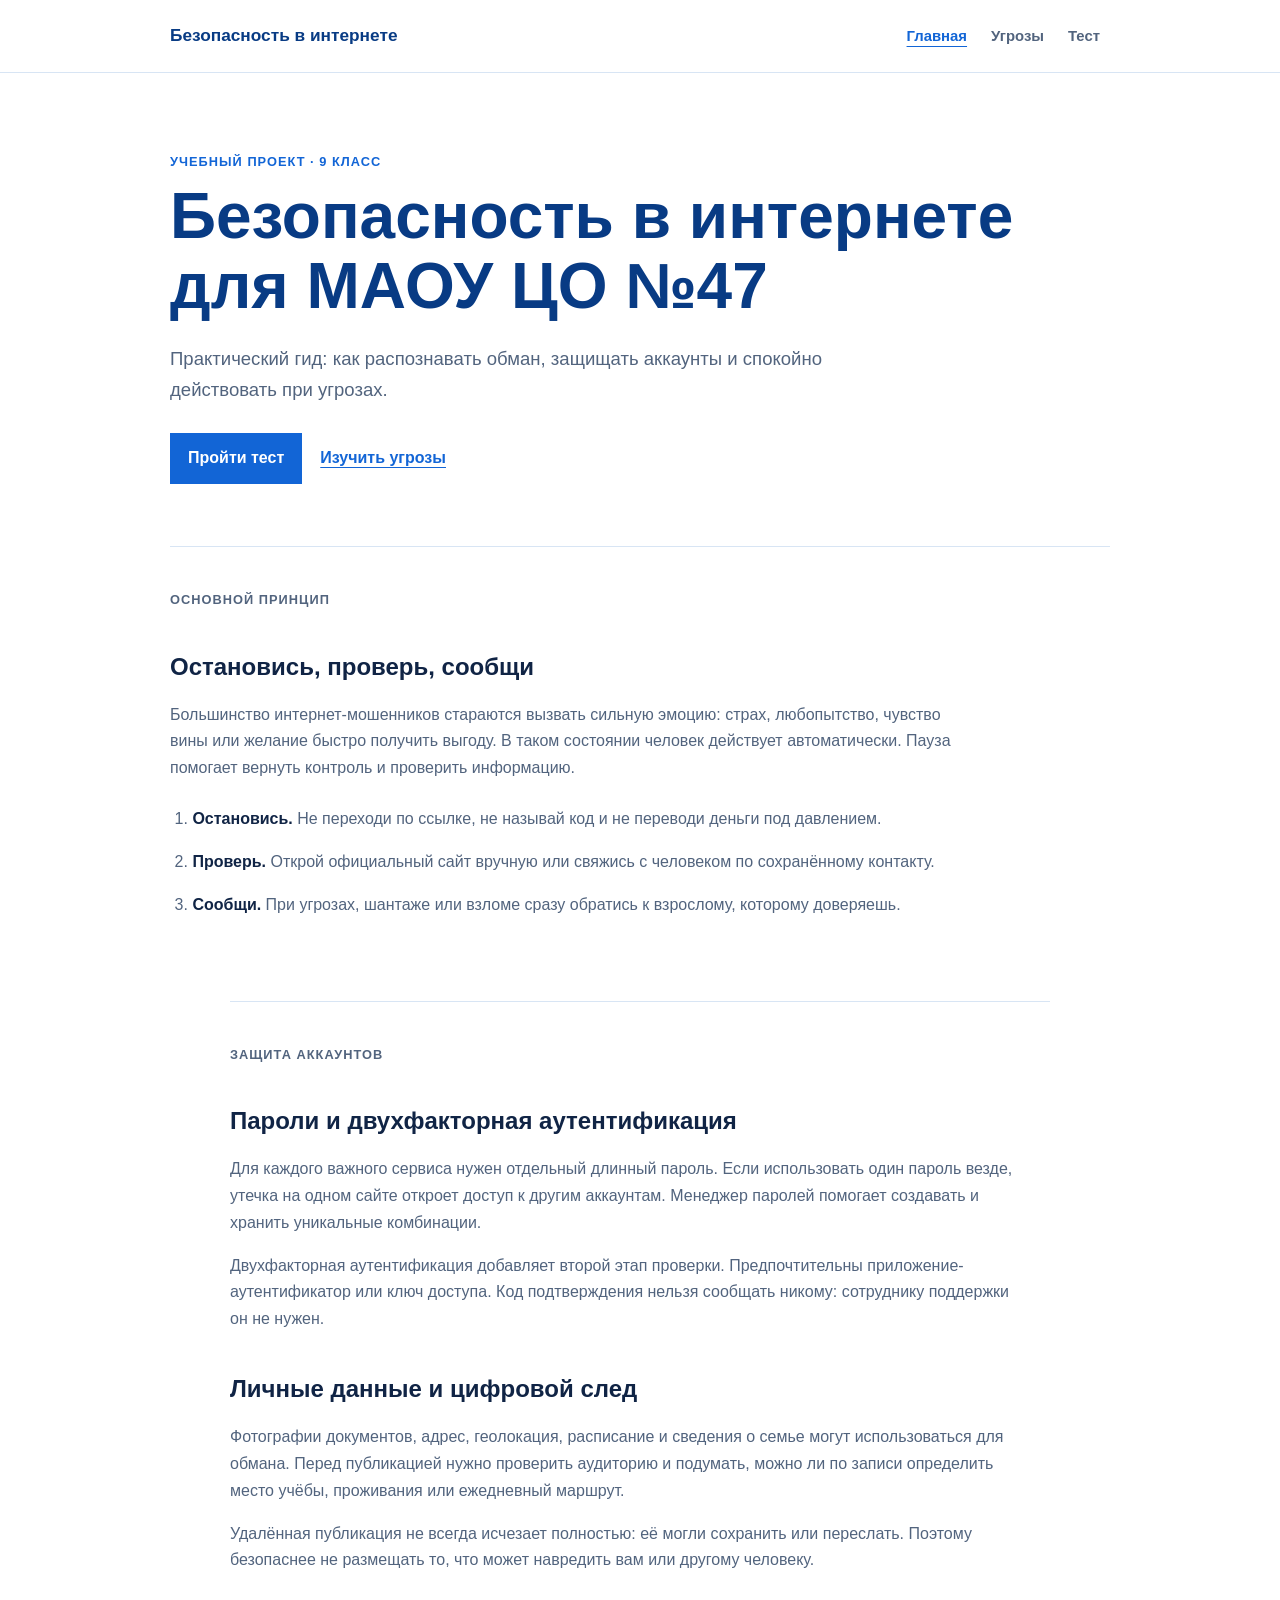
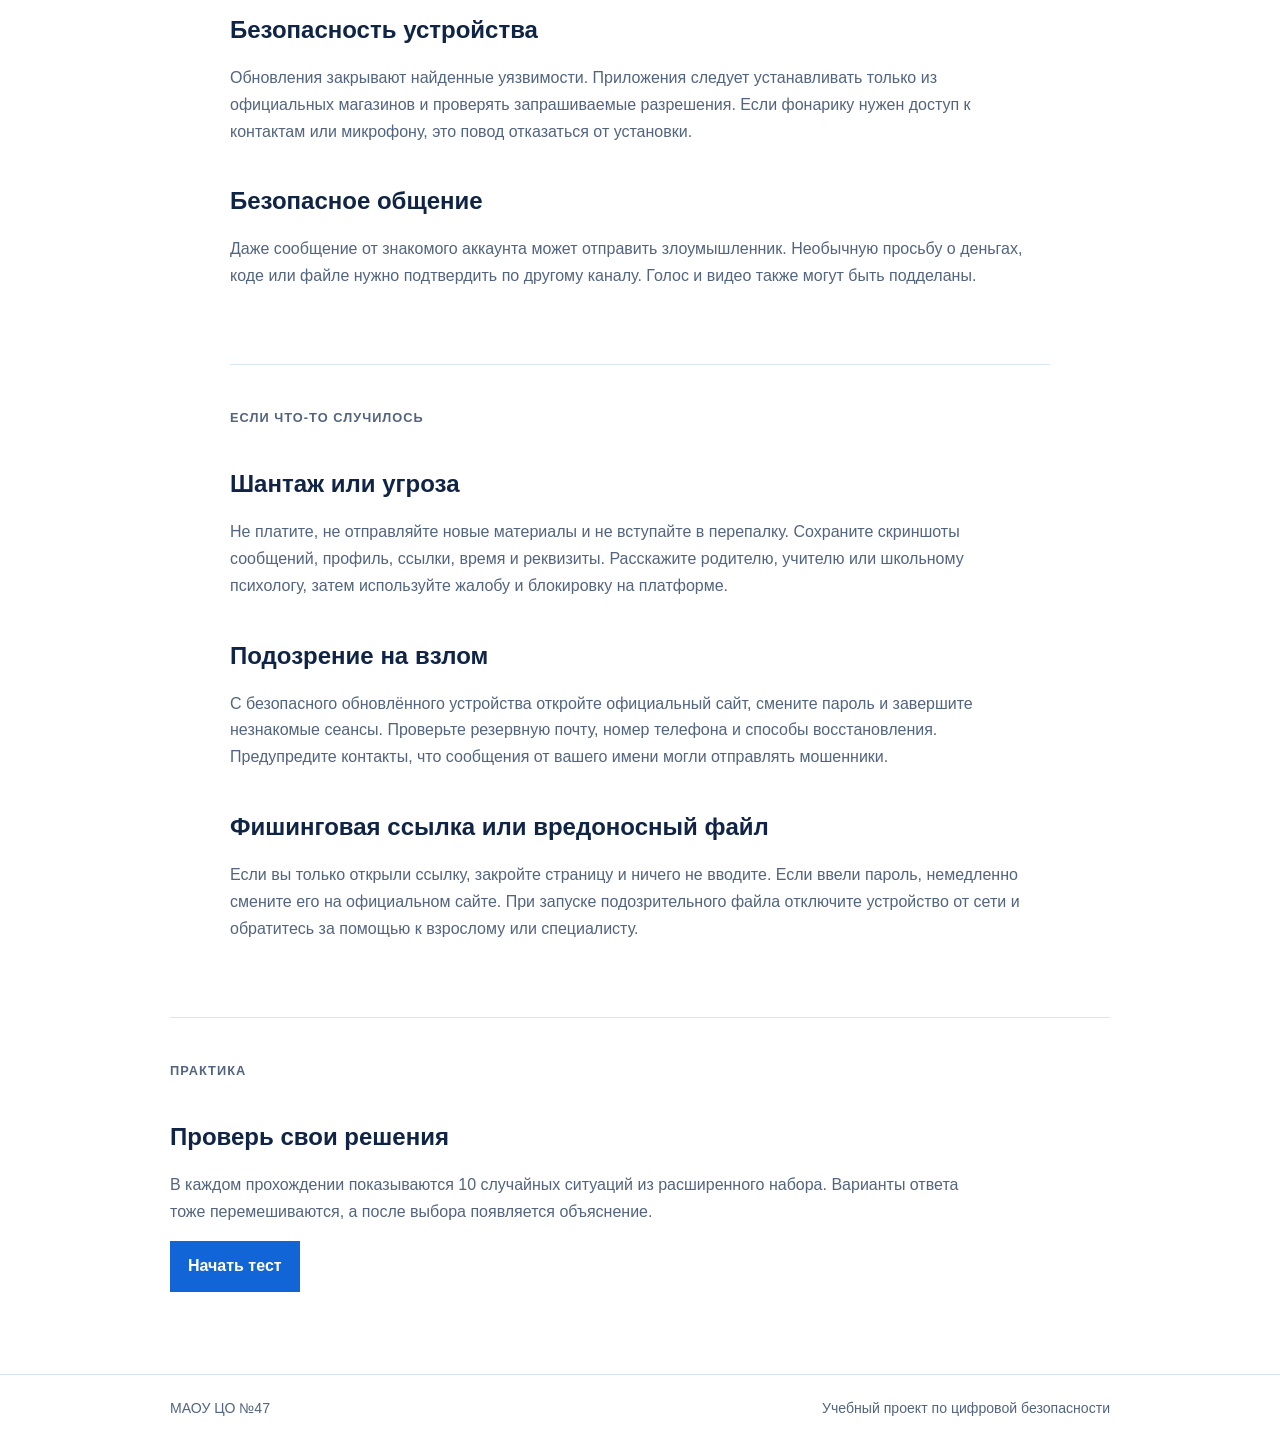
<file: index.html>
<!doctype html>
<html lang="ru">
<head>
  <meta charset="utf-8">
  <meta name="viewport" content="width=device-width, initial-scale=1">
  <meta name="description" content="Учебный сайт о безопасности в интернете для МАОУ ЦО №47.">
  <title>Безопасность в интернете — МАОУ ЦО №47</title>
  <link rel="stylesheet" href="assets/styles.css">
</head>
<body>
  <a class="skip-link" href="#main">Перейти к содержанию</a>
  <div class="mobile-edge mobile-edge-top" aria-hidden="true"></div>
  <header class="site-header">
    <div class="container nav-wrap">
      <a class="brand" href="index.html">Безопасность в интернете</a>
      <nav class="site-nav" aria-label="Основная навигация">
        <a class="active" href="index.html">Главная</a>
        <a href="threats.html">Угрозы</a>
        <a href="quiz.html">Тест</a>
      </nav>
    </div>
  </header>
  <main id="main">
    <section class="hero container">
      <p class="eyebrow">Учебный проект · 9 класс</p>
      <h1>Безопасность в интернете для МАОУ ЦО №47</h1>
      <p class="lead">Практический гид: как распознавать обман, защищать аккаунты и спокойно действовать при угрозах.</p>
      <div class="actions"><a class="button" href="quiz.html">Пройти тест</a><a class="text-link" href="threats.html">Изучить угрозы</a></div>
    </section>

    <section class="container section">
      <p class="eyebrow">Основной принцип</p>
      <h2>Остановись, проверь, сообщи</h2>
      <p>Большинство интернет-мошенников стараются вызвать сильную эмоцию: страх, любопытство, чувство вины или желание быстро получить выгоду. В таком состоянии человек действует автоматически. Пауза помогает вернуть контроль и проверить информацию.</p>
      <ol class="numbered-list">
        <li><strong>Остановись.</strong> Не переходи по ссылке, не называй код и не переводи деньги под давлением.</li>
        <li><strong>Проверь.</strong> Открой официальный сайт вручную или свяжись с человеком по сохранённому контакту.</li>
        <li><strong>Сообщи.</strong> При угрозах, шантаже или взломе сразу обратись к взрослому, которому доверяешь.</li>
      </ol>
    </section>

    <section class="container section theory">
      <p class="eyebrow">Защита аккаунтов</p>
      <h2>Пароли и двухфакторная аутентификация</h2>
      <p>Для каждого важного сервиса нужен отдельный длинный пароль. Если использовать один пароль везде, утечка на одном сайте откроет доступ к другим аккаунтам. Менеджер паролей помогает создавать и хранить уникальные комбинации.</p>
      <p>Двухфакторная аутентификация добавляет второй этап проверки. Предпочтительны приложение-аутентификатор или ключ доступа. Код подтверждения нельзя сообщать никому: сотруднику поддержки он не нужен.</p>

      <h2>Личные данные и цифровой след</h2>
      <p>Фотографии документов, адрес, геолокация, расписание и сведения о семье могут использоваться для обмана. Перед публикацией нужно проверить аудиторию и подумать, можно ли по записи определить место учёбы, проживания или ежедневный маршрут.</p>
      <p>Удалённая публикация не всегда исчезает полностью: её могли сохранить или переслать. Поэтому безопаснее не размещать то, что может навредить вам или другому человеку.</p>

      <h2>Безопасность устройства</h2>
      <p>Обновления закрывают найденные уязвимости. Приложения следует устанавливать только из официальных магазинов и проверять запрашиваемые разрешения. Если фонарику нужен доступ к контактам или микрофону, это повод отказаться от установки.</p>

      <h2>Безопасное общение</h2>
      <p>Даже сообщение от знакомого аккаунта может отправить злоумышленник. Необычную просьбу о деньгах, коде или файле нужно подтвердить по другому каналу. Голос и видео также могут быть подделаны.</p>
    </section>

    <section class="container section theory">
      <p class="eyebrow">Если что-то случилось</p>
      <h2>Шантаж или угроза</h2>
      <p>Не платите, не отправляйте новые материалы и не вступайте в перепалку. Сохраните скриншоты сообщений, профиль, ссылки, время и реквизиты. Расскажите родителю, учителю или школьному психологу, затем используйте жалобу и блокировку на платформе.</p>

      <h2>Подозрение на взлом</h2>
      <p>С безопасного обновлённого устройства откройте официальный сайт, смените пароль и завершите незнакомые сеансы. Проверьте резервную почту, номер телефона и способы восстановления. Предупредите контакты, что сообщения от вашего имени могли отправлять мошенники.</p>

      <h2>Фишинговая ссылка или вредоносный файл</h2>
      <p>Если вы только открыли ссылку, закройте страницу и ничего не вводите. Если ввели пароль, немедленно смените его на официальном сайте. При запуске подозрительного файла отключите устройство от сети и обратитесь за помощью к взрослому или специалисту.</p>
    </section>

    <section class="container section text-section">
      <p class="eyebrow">Практика</p>
      <h2>Проверь свои решения</h2>
      <p>В каждом прохождении показываются 10 случайных ситуаций из расширенного набора. Варианты ответа тоже перемешиваются, а после выбора появляется объяснение.</p>
      <a class="button" href="quiz.html">Начать тест</a>
    </section>
  </main>
  <footer class="site-footer"><div class="container"><span>МАОУ ЦО №47</span><span>Учебный проект по цифровой безопасности</span></div></footer>
  <nav class="mobile-bottom-nav mobile-edge" aria-label="Мобильная навигация"><a class="active" href="index.html">Главная</a><a href="threats.html">Угрозы</a><a href="quiz.html">Тест</a></nav>
  <script src="assets/site.js"></script>
</body>
</html>
</file>
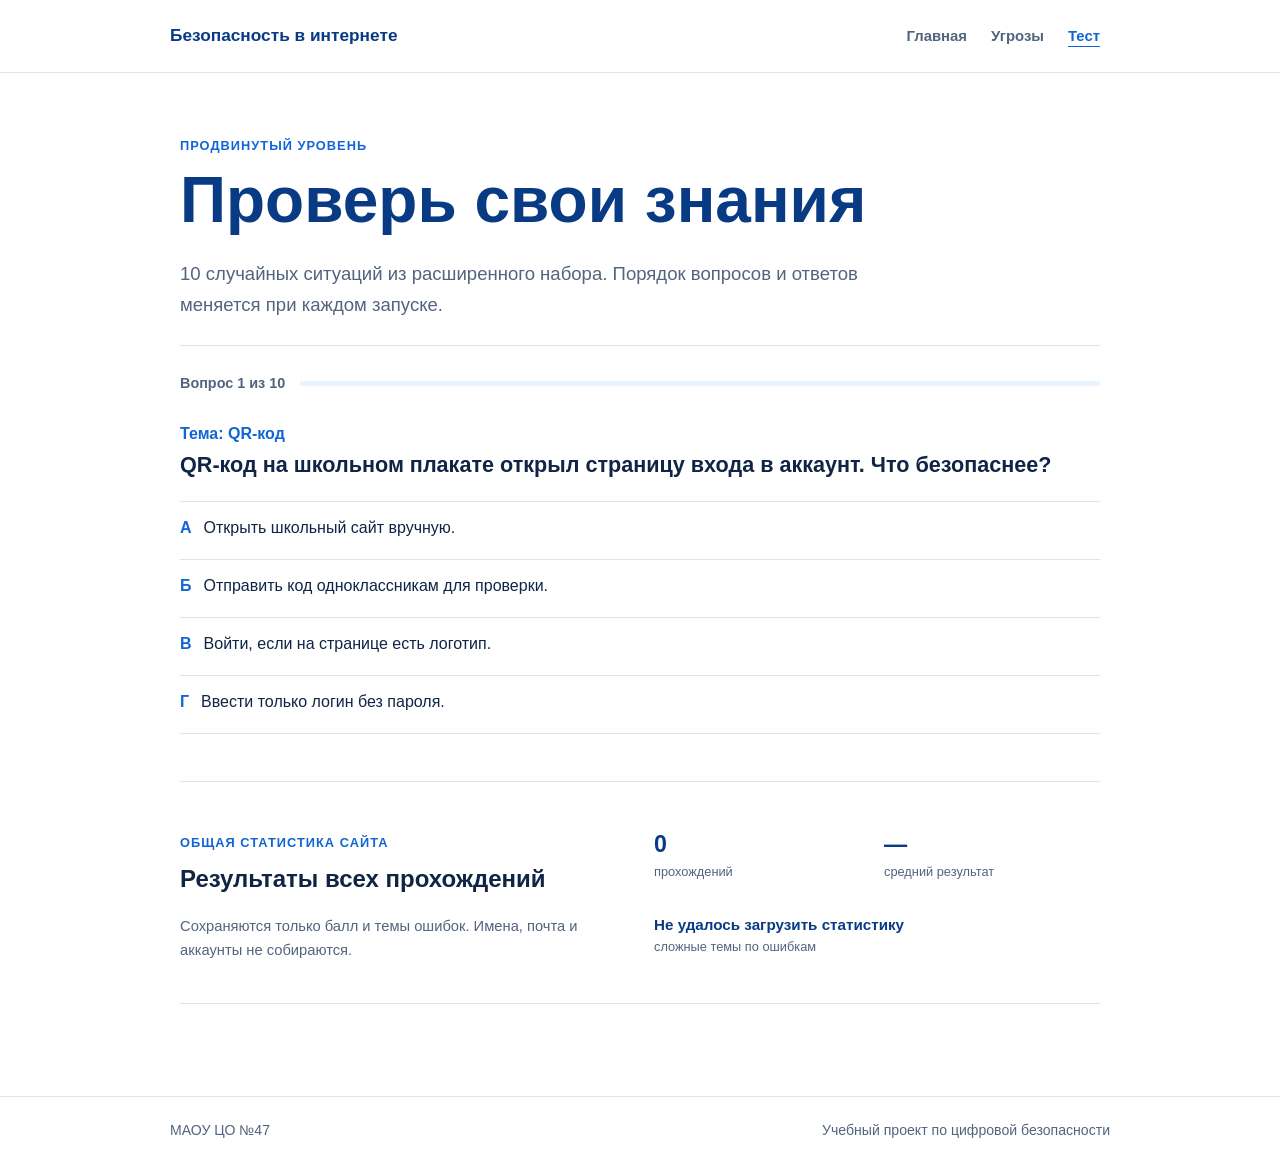
<file: quiz.html>
<!doctype html>
<html lang="ru">
<head><meta charset="utf-8"><meta name="viewport" content="width=device-width, initial-scale=1"><meta name="description" content="Тест по цифровой безопасности."><title>Проверь знания — МАОУ ЦО №47</title><link rel="stylesheet" href="assets/styles.css"></head>
<body>
  <a class="skip-link" href="#main">Перейти к содержанию</a><div class="mobile-edge mobile-edge-top" aria-hidden="true"></div>
  <header class="site-header"><div class="container nav-wrap"><a class="brand" href="index.html">Безопасность в интернете</a><nav class="site-nav" aria-label="Основная навигация"><a href="index.html">Главная</a><a href="threats.html">Угрозы</a><a class="active" href="quiz.html">Тест</a></nav></div></header>
  <main id="main" class="container page quiz-page"><p class="eyebrow">Продвинутый уровень</p><h1>Проверь свои знания</h1><p class="lead">10 случайных ситуаций из расширенного набора. Порядок вопросов и ответов меняется при каждом запуске.</p><section id="quiz" class="quiz-area" aria-live="polite"></section><section class="stats-section"><div><p class="eyebrow">Общая статистика сайта</p><h2>Результаты всех прохождений</h2><p class="stats-note">Сохраняются только балл и темы ошибок. Имена, почта и аккаунты не собираются.</p></div><div id="stats" class="stats-grid" aria-live="polite"></div></section></main>
  <dialog id="result-dialog" class="result-dialog" aria-labelledby="result-title"><div id="result-content"></div></dialog>
  <footer class="site-footer"><div class="container"><span>МАОУ ЦО №47</span><span>Учебный проект по цифровой безопасности</span></div></footer>
  <nav class="mobile-bottom-nav mobile-edge" aria-label="Мобильная навигация"><a href="index.html">Главная</a><a href="threats.html">Угрозы</a><a class="active" href="quiz.html">Тест</a></nav>
  <script src="assets/site.js"></script><script src="assets/supabase-config.js"></script><script src="assets/quiz.js"></script>
</body></html>
</file>
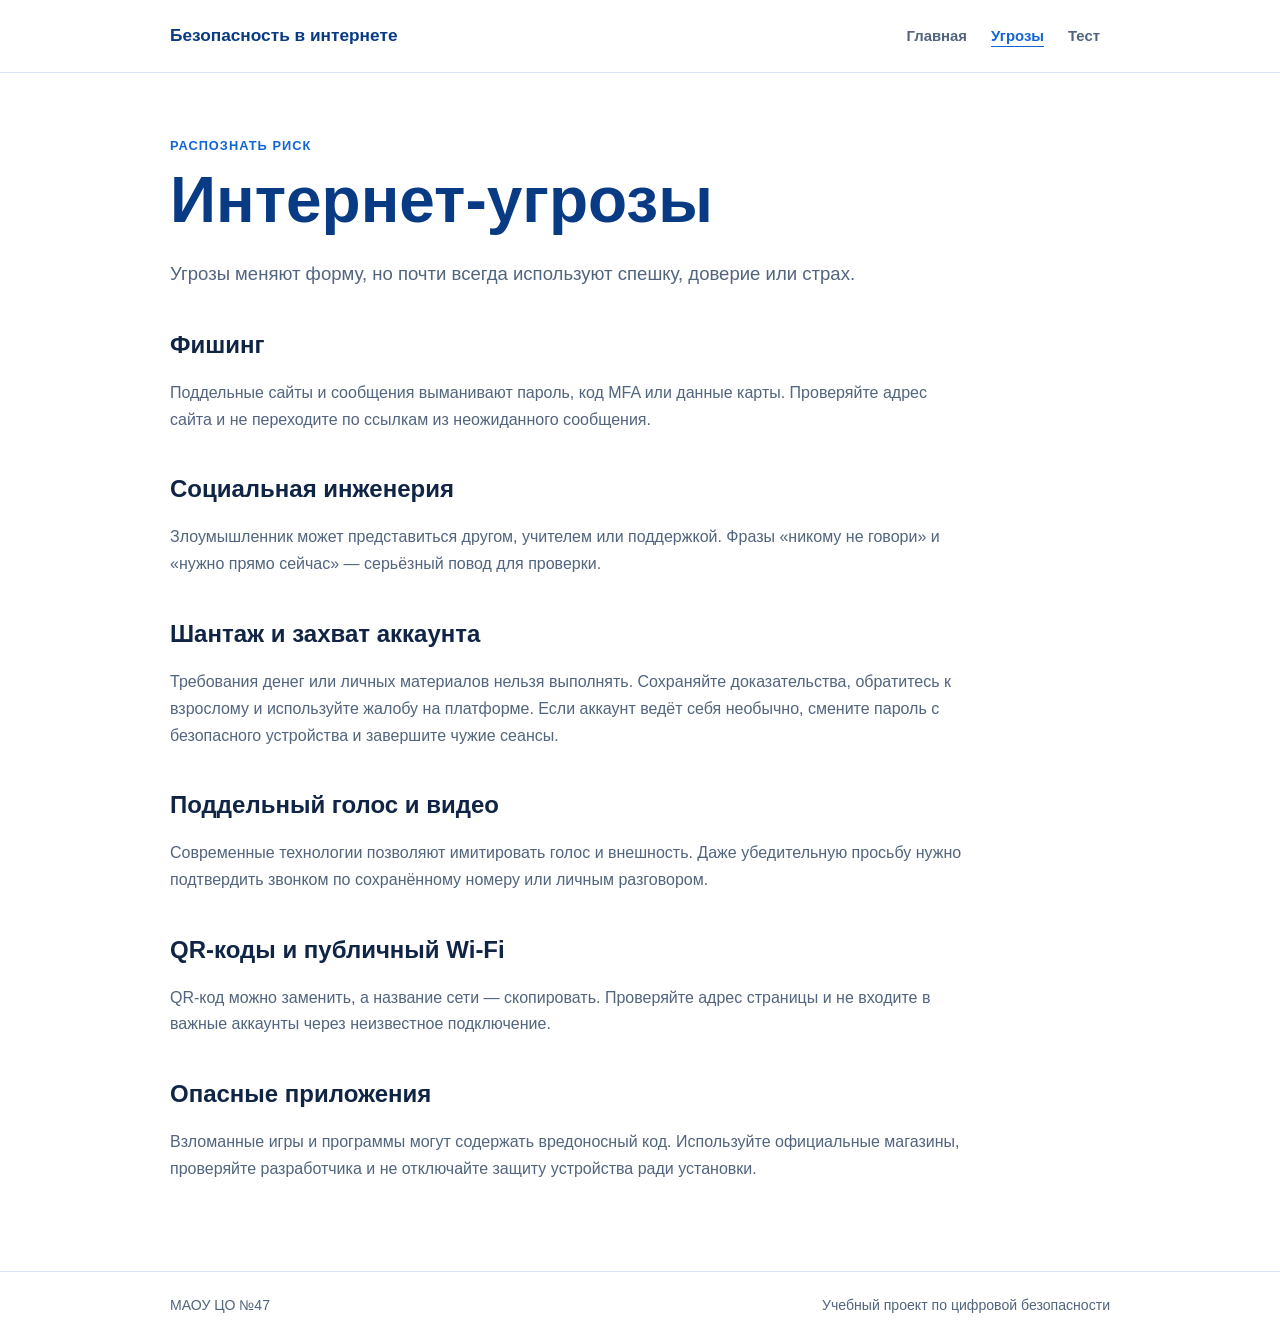
<file: threats.html>
<!doctype html>
<html lang="ru">
<head><meta charset="utf-8"><meta name="viewport" content="width=device-width, initial-scale=1"><meta name="description" content="Основные угрозы в интернете."><title>Интернет-угрозы — МАОУ ЦО №47</title><link rel="stylesheet" href="assets/styles.css"></head>
<body>
  <a class="skip-link" href="#main">Перейти к содержанию</a><div class="mobile-edge mobile-edge-top" aria-hidden="true"></div>
  <header class="site-header"><div class="container nav-wrap"><a class="brand" href="index.html">Безопасность в интернете</a><nav class="site-nav" aria-label="Основная навигация"><a href="index.html">Главная</a><a class="active" href="threats.html">Угрозы</a><a href="quiz.html">Тест</a></nav></div></header>
  <main id="main" class="container page"><p class="eyebrow">Распознать риск</p><h1>Интернет-угрозы</h1><p class="lead">Угрозы меняют форму, но почти всегда используют спешку, доверие или страх.</p>
    <section class="theory"><h2>Фишинг</h2><p>Поддельные сайты и сообщения выманивают пароль, код MFA или данные карты. Проверяйте адрес сайта и не переходите по ссылкам из неожиданного сообщения.</p><h2>Социальная инженерия</h2><p>Злоумышленник может представиться другом, учителем или поддержкой. Фразы «никому не говори» и «нужно прямо сейчас» — серьёзный повод для проверки.</p><h2>Шантаж и захват аккаунта</h2><p>Требования денег или личных материалов нельзя выполнять. Сохраняйте доказательства, обратитесь к взрослому и используйте жалобу на платформе. Если аккаунт ведёт себя необычно, смените пароль с безопасного устройства и завершите чужие сеансы.</p><h2>Поддельный голос и видео</h2><p>Современные технологии позволяют имитировать голос и внешность. Даже убедительную просьбу нужно подтвердить звонком по сохранённому номеру или личным разговором.</p><h2>QR-коды и публичный Wi‑Fi</h2><p>QR-код можно заменить, а название сети — скопировать. Проверяйте адрес страницы и не входите в важные аккаунты через неизвестное подключение.</p><h2>Опасные приложения</h2><p>Взломанные игры и программы могут содержать вредоносный код. Используйте официальные магазины, проверяйте разработчика и не отключайте защиту устройства ради установки.</p></section>
  </main>
  <footer class="site-footer"><div class="container"><span>МАОУ ЦО №47</span><span>Учебный проект по цифровой безопасности</span></div></footer>
  <nav class="mobile-bottom-nav mobile-edge" aria-label="Мобильная навигация"><a href="index.html">Главная</a><a class="active" href="threats.html">Угрозы</a><a href="quiz.html">Тест</a></nav>
  <script src="assets/site.js"></script>
</body></html>
</file>
<file: assets/styles.css>
:root{--blue:#1265d6;--deep:#083b84;--pale:#eaf4ff;--ink:#102445;--muted:#52647e;--line:#d8e5f4;--success:#087d56;--danger:#b43b4a}*{box-sizing:border-box}html{scroll-behavior:smooth}body{margin:0;background:#fff;color:var(--ink);font-family:Arial,sans-serif;line-height:1.68}.container{width:min(940px,calc(100% - 40px));margin:auto}.skip-link{position:absolute;left:-9999px}.skip-link:focus{left:16px;top:16px;padding:8px;background:#fff;z-index:10}.site-header{position:sticky;top:0;z-index:5;background:rgba(255,255,255,.96);border-bottom:1px solid var(--line);backdrop-filter:blur(12px)}.nav-wrap{display:flex;align-items:center;justify-content:space-between;gap:20px;min-height:72px}.brand{color:var(--deep);font-size:1.08rem;font-weight:800;text-decoration:none}.site-nav{display:flex;align-items:center;gap:4px}.site-nav a{padding:8px 10px;color:var(--muted);font-size:.93rem;font-weight:700;text-decoration:none}.site-nav a:hover,.site-nav .active{color:var(--blue);text-decoration:underline;text-underline-offset:5px}.hero{padding:78px 0 62px}.eyebrow{margin:0 0 10px;color:var(--blue);font-size:.8rem;font-weight:800;letter-spacing:.08em;text-transform:uppercase}.hero h1,.page h1{max-width:850px;margin:.1em 0 .35em;color:var(--deep);font-size:clamp(2.35rem,5vw,4.4rem);line-height:1.08}h2{margin-top:1.7em;line-height:1.25}h3{margin-bottom:.35em}.lead{max-width:760px;color:var(--muted);font-size:1.16rem}.actions{display:flex;align-items:center;flex-wrap:wrap;gap:18px;margin-top:28px}.button{display:inline-block;padding:11px 17px;border:1px solid var(--blue);background:var(--blue);color:#fff;font:inherit;font-weight:750;text-decoration:none;cursor:pointer}.button:hover{border-color:var(--deep);background:var(--deep)}.button-secondary{border-color:var(--line);background:#fff;color:var(--blue)}.text-link{color:var(--blue);font-weight:750;text-underline-offset:4px}.section{padding:42px 0 58px;border-top:1px solid var(--line)}.section>p,.theory p{max-width:800px;color:var(--muted)}.text-section{padding-bottom:82px}.page{padding:62px 0 72px}.theory{max-width:820px}.theory h2{font-size:1.5rem}.numbered-list{max-width:800px;padding-left:1.4rem}.numbered-list li{padding:8px 0;color:var(--muted)}.numbered-list strong{color:var(--ink)}.quiz-page{max-width:920px}.quiz-area{margin:25px 0;padding:25px 0;border-top:1px solid var(--line);border-bottom:1px solid var(--line)}.quiz-progress{display:flex;align-items:center;gap:15px;color:var(--muted);font-size:.9rem;font-weight:700}.progress{height:5px;flex:1;overflow:hidden;background:var(--pale)}.progress i{display:block;height:100%;background:var(--blue);transition:width .3s}.topic{margin:25px 0 5px;color:var(--blue);font-weight:750}.quiz-area h2{margin-top:0;font-size:1.35rem}.options{display:grid;gap:0;margin:22px 0;border-top:1px solid var(--line)}.option{display:flex;align-items:flex-start;gap:12px;min-height:58px;padding:15px 0;border:0;border-bottom:1px solid var(--line);background:#fff;color:var(--ink);font:inherit;line-height:1.4;text-align:left;cursor:pointer}.option:hover:not(:disabled){color:var(--blue)}.option b{flex:none;color:var(--blue)}.option.correct{color:var(--success)}.option.incorrect{color:var(--danger)}.feedback{margin-top:20px;padding:14px 0;border-top:1px solid var(--line)}.feedback p{margin:.35em 0 1em}.success strong{color:var(--success)}.warning strong{color:var(--danger)}.stats-section{display:grid;grid-template-columns:1fr 1fr;gap:28px;margin-bottom:20px;padding:25px 0;border-bottom:1px solid var(--line)}.stats-section h2{margin-top:0}.stats-note{color:var(--muted);font-size:.92rem}.stats-grid{display:grid;grid-template-columns:1fr 1fr;gap:14px}.stat strong{display:block;color:var(--deep);font-size:1.45rem;line-height:1.1}.stat span{color:var(--muted);font-size:.8rem}.stat-wide{grid-column:span 2}.stat-wide strong{font-size:.95rem}.result-dialog{width:min(560px,calc(100% - 32px));padding:0;border:0;background:#fff;color:var(--ink);box-shadow:0 22px 80px rgba(3,35,82,.28)}.result-dialog::backdrop{background:rgba(5,24,54,.62);backdrop-filter:blur(4px)}.result-dialog[open]{animation:dialog-in .22s ease-out}.result-dialog-content{padding:28px}.result-dialog h2{margin:.2em 0 .3em;color:var(--deep);font-size:2rem}.result-topics{margin:22px 0;padding:14px 0;border-top:1px solid var(--line);border-bottom:1px solid var(--line)}.dialog-actions{display:flex;flex-wrap:wrap;gap:12px}.button-quiet{border-color:var(--line);background:#fff;color:var(--deep)}@keyframes dialog-in{from{opacity:0;transform:translateY(12px) scale(.98)}to{opacity:1;transform:none}}.site-footer{border-top:1px solid var(--line);background:#fff;color:var(--muted);font-size:.88rem}.site-footer .container{display:flex;justify-content:space-between;gap:20px;padding:22px 0}.mobile-edge,.mobile-bottom-nav{display:none}
@media(max-width:760px){body{padding-top:10px;padding-bottom:70px}.container{width:min(100% - 30px,940px)}.site-header{position:relative;top:auto;border-bottom:0}.nav-wrap{justify-content:center;min-height:62px}.brand{text-align:center;font-size:1rem}.site-nav{display:none}.mobile-edge{display:block;position:fixed;right:0;left:0;z-index:20;background:linear-gradient(100deg,var(--deep),var(--blue));transition:opacity .28s ease,transform .28s ease}.mobile-edge-top{top:0;height:10px}.mobile-bottom-nav{bottom:0;display:flex;height:62px;align-items:center;justify-content:space-around;padding:0 10px;padding-bottom:env(safe-area-inset-bottom)}.mobile-bottom-nav a{padding:10px;color:#fff;font-size:.86rem;font-weight:750;text-decoration:none}.mobile-bottom-nav a.active{text-decoration:underline;text-underline-offset:5px}.mobile-edges-hidden .mobile-edge-top{opacity:0;transform:translateY(-100%)}.mobile-edges-hidden .mobile-bottom-nav{opacity:0;pointer-events:none;transform:translateY(100%)}.hero{padding:42px 0 46px}.hero h1,.page h1{font-size:2.45rem}.page{padding:36px 0 58px}.section{padding:34px 0 46px}.stats-section{grid-template-columns:1fr;gap:20px}.site-footer .container{flex-direction:column;gap:4px}.result-dialog-content{padding:22px}.dialog-actions{flex-direction:column}.dialog-actions .button{width:100%;text-align:center}}
@media(max-width:420px){.hero h1,.page h1{font-size:2.08rem}.quiz-progress{flex-direction:column;align-items:flex-start;gap:6px}.progress{width:100%;flex:auto}.option{min-height:0}}
</file>
